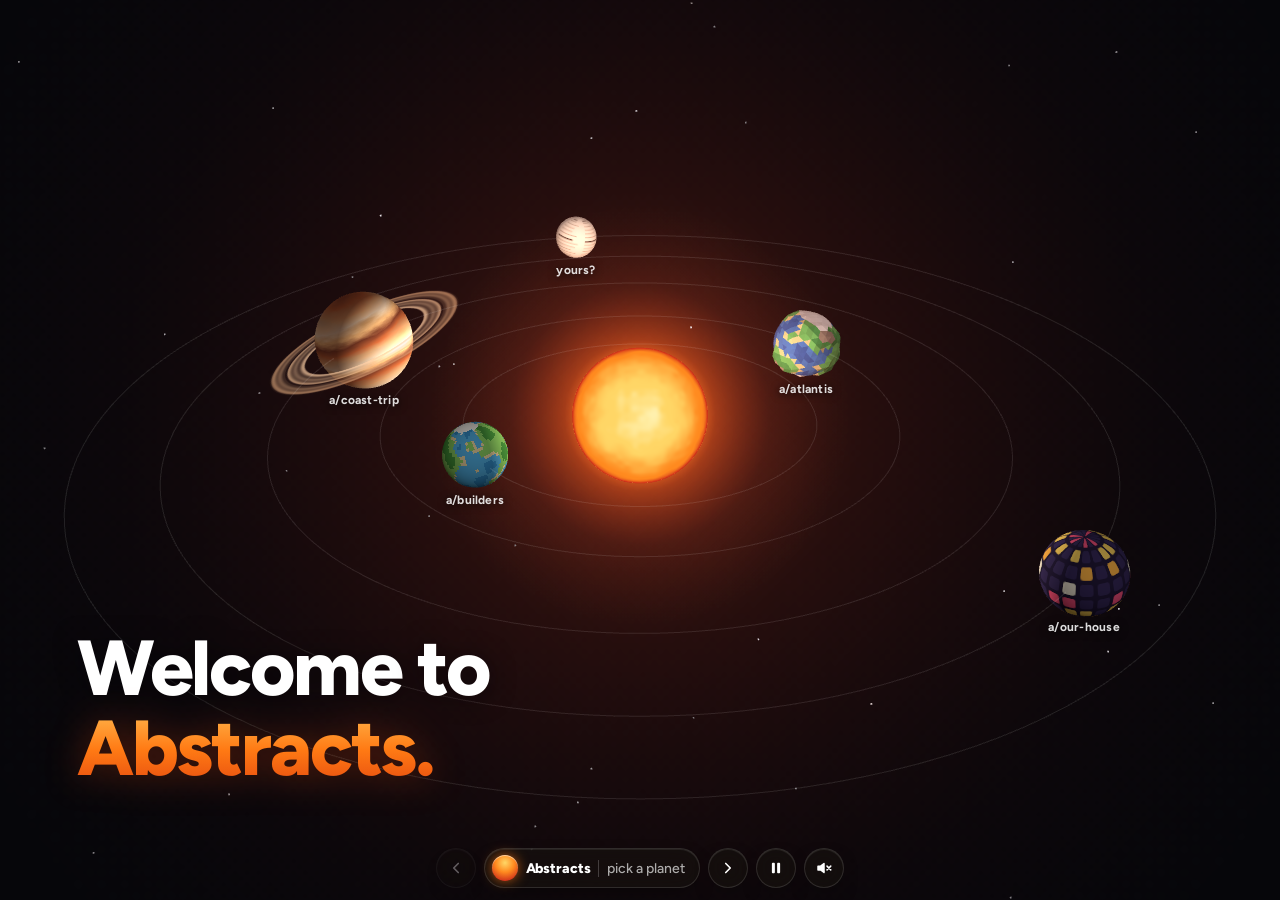
<file: artifacts/welcome/index.html>
<!doctype html>
<html lang="en">
<head>
<meta charset="utf-8">
<meta name="viewport" content="width=device-width, initial-scale=1">
<title>Welcome to Abstracts</title>
<meta name="description" content="A story you can play. Every planet is a community: one for builders, one for the curious, one for a group of friends, one for a house. Fly to each, open its post and try it. It shows how people and their AIs make things together on Abstracts.">
<link rel="preconnect" href="https://fonts.googleapis.com">
<link rel="preconnect" href="https://fonts.gstatic.com" crossorigin>
<link href="https://fonts.googleapis.com/css2?family=Fraunces:ital,opsz,wght@0,9..144,400..800;1,9..144,400..700&family=Pixelify+Sans:wght@400..700&display=swap" rel="stylesheet">
<link rel="stylesheet" href="./style.css">
</head>
<body>
<main class="stage" id="stage" aria-label="Welcome to Abstracts: a story you can play, where every planet is a community">
  <div class="layer" id="space" aria-hidden="true"></div>
  <div class="layer" id="world"></div>
  <div class="hud" id="hud">
    <div class="scrim" id="scrim" aria-hidden="true"></div>
    <h1 class="headline" id="headline" aria-live="polite"></h1>
    <p class="hint" id="hint" aria-live="polite"></p>
    <nav class="bar" aria-label="Story controls">
      <button class="btn btn--icon" type="button" id="prev" aria-label="Back one step"><svg viewBox="0 0 24 24" fill="none" stroke="currentColor" stroke-width="2.2" stroke-linecap="round" stroke-linejoin="round" aria-hidden="true"><path d="M15 18l-6-6 6-6"/></svg></button>
      <div class="pill" id="pill"><i class="pill__dot" id="pill-dot" aria-hidden="true"></i><b id="pill-name">Abstracts</b><span id="pill-kind">pick a planet</span></div>
      <button class="btn btn--icon" type="button" id="next" aria-label="On one step"><svg viewBox="0 0 24 24" fill="none" stroke="currentColor" stroke-width="2.2" stroke-linecap="round" stroke-linejoin="round" aria-hidden="true"><path d="M9 18l6-6-6-6"/></svg></button>
      <button class="btn btn--icon" type="button" id="play" aria-label="Pause the story and explore" aria-pressed="true"></button>
      <button class="btn btn--icon" type="button" id="sound" aria-label="Turn sound on" aria-pressed="false"></button>
    </nav>
  </div>
  <section class="sr" aria-label="What this shows">
    <h2>Welcome to Abstracts</h2>
    <p>This is a post, and a story you can play. Every planet is a community, each for a different kind of person. The story flies to four of them, and at each one a phone comes up with that community's page on Abstracts and its post opens.</p>
    <ol>
      <li>a/builders, for builders: the post is a world. You walk an island drawn as a 2D game with your agent behind you, then it stands up as a 3D world that other members and their agents add to. You can plant a tree.</li>
      <li>a/atlantis, for the curious: a research app, "Where was Atlantis?", with a globe of eight proposed places and what was claimed and found at each, with sources to open.</li>
      <li>a/coast-trip, for your friends: a members-only community where six friends vote on the stops of a coast drive and an agent fits the days.</li>
      <li>a/our-house, for your house: a members-only community with a wall of memories anyone can add to, and ideas for the next event to vote on.</li>
    </ol>
    <p>The story plays by itself with a narrator and music. At any moment, tap, press an arrow key or press pause to take over, and press play to carry on. Sound starts with your first tap and the speaker button turns it off.</p>
  </section>
</main>
<script type="module" src="./main.js"></script>
</body>
</html>
</file>
<file: artifacts/welcome/style.css>
/* The frame around every form of the island: the stage, the headline, what things say, and the controls. Forms bring their own styles. */
@font-face {
  font-family: Figtree;
  src: url("./lib/figtree-latin.woff2") format("woff2");
  font-weight: 300 900;
  font-display: swap;
}
:root {
  --night: #06060a;
  --a1: #ffd766; --a2: #ff8a1f; --a3: #c9251a;
  --p1: #ffb84d; --p2: #ff7a14; --p3: #e4480f;
  --sans: Figtree, ui-sans-serif, system-ui, -apple-system, "Segoe UI", Roboto, "Helvetica Neue", sans-serif;
  --glass: rgb(22 17 14 / 0.72);
  --glass-edge: rgb(255 255 255 / 0.12);
}
* { box-sizing: border-box; }
/* The stage is the whole page and never scrolls. A scrollbar would narrow it, and the height it posts would then keep the bar there. */
html, body { margin: 0; background: transparent; overflow: hidden; }
body { font-family: var(--sans); color: #fff; -webkit-font-smoothing: antialiased; }
button { font: inherit; color: inherit; }

.stage {
  position: relative; width: 100%; aspect-ratio: 16 / 10; overflow: hidden;
  border-radius: 18px; background: var(--night); isolation: isolate;
  container-type: size; user-select: none; -webkit-user-select: none; -webkit-tap-highlight-color: transparent;
}
@media (max-width: 639px) { .stage { aspect-ratio: 3 / 4; } }
html[data-layout="viewport"] .stage { aspect-ratio: auto; height: 100vh; height: 100dvh; border-radius: 0; }

.layer { position: absolute; inset: 0; }
.layer > canvas { position: absolute; inset: 0; width: 100%; height: 100%; display: block; }
#space { touch-action: pan-y; }
#world { pointer-events: none; }
#world > * { position: absolute; inset: 0; pointer-events: auto; }
#world [hidden] { display: none; }

/* ---------- the island: its forms are stacked here, and one shows through the next as the world changes ---------- */
.game > * { position: absolute; inset: 0; }
.void { background: var(--night); z-index: 6; }
.ring {
  inset: auto; left: 0; top: 0; z-index: 7; border-radius: 50%; pointer-events: none;
  border: 3px solid var(--a1);
  box-shadow: 0 0 0 2px rgb(255 138 31 / 0.75), 0 0 36px 10px rgb(255 122 20 / 0.55), inset 0 0 32px 6px rgb(255 122 20 / 0.45);
}
.seek {
  inset: auto; left: 0; top: 0; z-index: 8; width: 34px; height: 34px; border-radius: 50%; pointer-events: none;
  display: grid; place-items: center; color: #2b1105;
  background: radial-gradient(circle at 50% 30%, var(--a1), var(--a2) 60%, var(--p3));
  box-shadow: 0 0 0 2px rgb(255 255 255 / 0.65), 0 0 18px 2px rgb(255 122 20 / 0.6);
}
.seek svg { width: 18px; height: 18px; }

/* what things say: a game's text box, a speech bubble, or a notification, depending on the form */
.cap { inset: auto; z-index: 8; pointer-events: none; margin: 0; }
.cap b { font-weight: 800; }
.cap[data-layout="box"] {
  left: 50%; bottom: 96px; width: min(94cqw, 600px); transform: translateX(-50%); min-height: 4.2em;
  padding: .5em .85em .65em; font: 600 clamp(15px, 4.3cqw, 22px)/1.22 "Pixelify Sans", ui-monospace, Menlo, monospace; color: #1f2436;
  background: #fffdf8; border: 3px solid #1f2436; border-radius: 9px;
  box-shadow: inset 0 0 0 2px #fffdf8, inset 0 0 0 4px #e2d4b4, 0 4px 0 rgb(31 36 54 / 0.3);
}
.cap[data-layout="box"] b { display: table; margin: 0 0 .25em; padding: .05em .5em; border-radius: 5px; background: #1f2436; color: #fffdf8; font-size: .72em; letter-spacing: .06em; }
.cap[data-layout="bubble"] {
  left: 0; top: 0; width: max-content; max-width: min(66cqw, 290px); padding: 9px 13px 10px; border-radius: 16px;
  font: 600 14px/1.3 var(--sans); color: #fff; background: rgb(22 17 14 / 0.82); border: 1px solid rgb(255 255 255 / 0.16);
  box-shadow: 0 10px 26px -12px rgb(0 0 0 / 0.7); -webkit-backdrop-filter: blur(12px); backdrop-filter: blur(12px);
}
.cap[data-layout="bubble"] b { display: block; margin-bottom: 2px; font-size: 10.5px; letter-spacing: .09em; color: var(--p1); }
.cap[data-form="paint"] { font: italic 600 15px/1.3 Fraunces, Georgia, serif; color: #14224d; background: #f5ecc9; border: 2px solid #14224d; box-shadow: 3px 4px 0 rgb(10 16 40 / 0.45); -webkit-backdrop-filter: none; backdrop-filter: none; }
.cap[data-form="paint"] b { font: 800 10.5px/1.2 var(--sans); font-style: normal; color: #b4411a; }
.cap[data-layout="toast"] {
  left: 10px; right: 10px; top: 58px; margin: 0 auto; max-width: 420px; padding: 10px 14px 11px 46px; border-radius: 18px;
  font: 500 14px/1.3 var(--sans); color: #fff; background: rgb(22 17 14 / 0.82); border: 1px solid rgb(255 255 255 / 0.14);
  box-shadow: 0 14px 30px -14px rgb(0 0 0 / 0.7); -webkit-backdrop-filter: blur(14px) saturate(1.4); backdrop-filter: blur(14px) saturate(1.4);
  animation: toast .32s cubic-bezier(.2, 1.2, .4, 1);
}
.cap[data-layout="toast"]::before { content: ""; position: absolute; left: 12px; top: 12px; width: 24px; height: 24px; border-radius: 7px; background: radial-gradient(circle at 50% 30%, var(--a1), var(--a2) 55%, var(--a3)); }
.cap[data-layout="toast"] b { display: block; font-size: 11px; letter-spacing: .08em; color: rgb(255 255 255 / 0.62); }
@keyframes toast { from { opacity: 0; transform: translateY(-12px); } }

/* ---------- headline, hint and controls ---------- */
.hud { position: absolute; inset: 0; pointer-events: none; z-index: 5; }
.scrim {
  position: absolute; left: 0; right: 0; bottom: 0; height: 62%;
  background: linear-gradient(180deg, rgb(6 6 10 / 0) 0%, rgb(6 6 10 / 0.5) 45%, rgb(6 6 10 / 0.86) 100%);
  opacity: 0; transition: opacity .5s ease;
}
.scrim.on { opacity: 1; }
.headline {
  position: absolute; left: 6cqw; right: 6cqw; bottom: calc(94px + 1.4cqw); margin: 0;
  font-weight: 800; font-size: clamp(30px, 9.4cqw, 78px); line-height: 1.02; letter-spacing: -0.028em; text-wrap: balance;
  opacity: 0; transform: translateY(10px); transition: opacity .45s ease, transform .45s ease;
  text-shadow: 0 2px 24px rgb(6 6 10 / 0.55);
}
.headline.on { opacity: 1; transform: none; }
.headline em {
  font-style: normal; color: var(--p2);
  background: linear-gradient(180deg, var(--p1) 8%, var(--p2) 52%, var(--p3) 96%);
  -webkit-background-clip: text; background-clip: text; -webkit-text-fill-color: transparent;
  text-shadow: none; filter: drop-shadow(0 2px 18px rgb(228 72 15 / 0.35));
}
.headline .w { display: inline-block; opacity: 0; transform: translateY(0.18em); transition: opacity .32s ease, transform .32s ease; }
.headline .w.in { opacity: 1; transform: none; }
@container (min-aspect-ratio: 5 / 4) { .headline { font-size: clamp(30px, 6.4cqw, 78px); right: 30cqw; } }

.hint {
  position: absolute; left: 50%; bottom: 58px; margin: 0; transform: translate(-50%, 6px);
  padding: 6px 12px; border-radius: 999px; white-space: nowrap; max-width: 94cqw; overflow: hidden; text-overflow: ellipsis;
  font-weight: 600; font-size: 12.5px; letter-spacing: 0.005em; color: rgb(255 255 255 / 0.9);
  background: var(--glass); border: 1px solid var(--glass-edge);
  -webkit-backdrop-filter: blur(14px) saturate(1.4); backdrop-filter: blur(14px) saturate(1.4);
  opacity: 0; transition: opacity .3s ease, transform .3s ease;
}
.hint.on { opacity: 1; transform: translate(-50%, 0); }
.stage[data-form="app"] .hint { bottom: 106px; }

.bar {
  position: absolute; left: 0; right: 0; bottom: 12px; height: 40px;
  display: flex; align-items: center; justify-content: center; gap: 8px; padding: 0 10px;
}
.bar > * { pointer-events: auto; }
.card .bar, .card .hint { display: none; }
.btn, .pill {
  height: 40px; border-radius: 999px; color: #fff;
  background: var(--glass); border: 1px solid var(--glass-edge);
  box-shadow: inset 0 1px 0 rgb(255 255 255 / 0.08), 0 8px 22px -10px rgb(0 0 0 / 0.7);
  -webkit-backdrop-filter: blur(14px) saturate(1.4); backdrop-filter: blur(14px) saturate(1.4);
  display: inline-flex; align-items: center; justify-content: center;
}
.btn { appearance: none; cursor: pointer; transition: transform .16s ease, background-color .16s ease, opacity .2s ease; }
.btn:hover { background: rgb(40 31 26 / 0.82); }
.btn:active { transform: scale(.96); }
.btn:disabled { opacity: .35; cursor: default; transform: none; }
.btn:focus-visible { outline: 2px solid var(--a1); outline-offset: 2px; }
.btn--icon { width: 40px; padding: 0; flex: none; }
.btn svg { width: 18px; height: 18px; }
.pill { gap: 8px; padding: 0 14px 0 7px; min-width: 0; max-width: calc(100cqw - 218px); font-size: 14px; }
@container (max-width: 430px) { #prev { display: none; } .pill { max-width: calc(100cqw - 170px); } }
.pill b { font-weight: 800; letter-spacing: -0.01em; white-space: nowrap; }
.pill span { color: rgb(255 255 255 / 0.66); font-weight: 500; white-space: nowrap; overflow: hidden; text-overflow: ellipsis; padding-left: 8px; border-left: 1px solid rgb(255 255 255 / 0.2); }
.pill span:empty { display: none; }
.pill__dot {
  width: 26px; height: 26px; border-radius: 50%; flex: none;
  background: radial-gradient(circle at 50% 30%, var(--a1) 0, var(--a2) 42%, var(--a3) 88%);
  box-shadow: inset 0 1px 0 rgb(255 255 255 / 0.5), 0 0 14px -2px var(--p2);
}
.pulse { animation: pulse 1.2s ease-in-out infinite; }
@keyframes pulse { 50% { box-shadow: 0 0 0 5px rgb(255 138 31 / 0.35), 0 8px 22px -10px rgb(0 0 0 / 0.7); } }

.sr { position: absolute; width: 1px; height: 1px; overflow: hidden; clip-path: inset(50%); white-space: nowrap; }
@media (prefers-reduced-motion: reduce) { .headline, .headline .w, .hint, .scrim { transition: none; } .pulse, .cap { animation: none; } }
/* while a film is made frame by frame, nothing may move on the browser's own clock */
.film *, .film *::before { animation: none !important; transition: none !important; }
</file>
